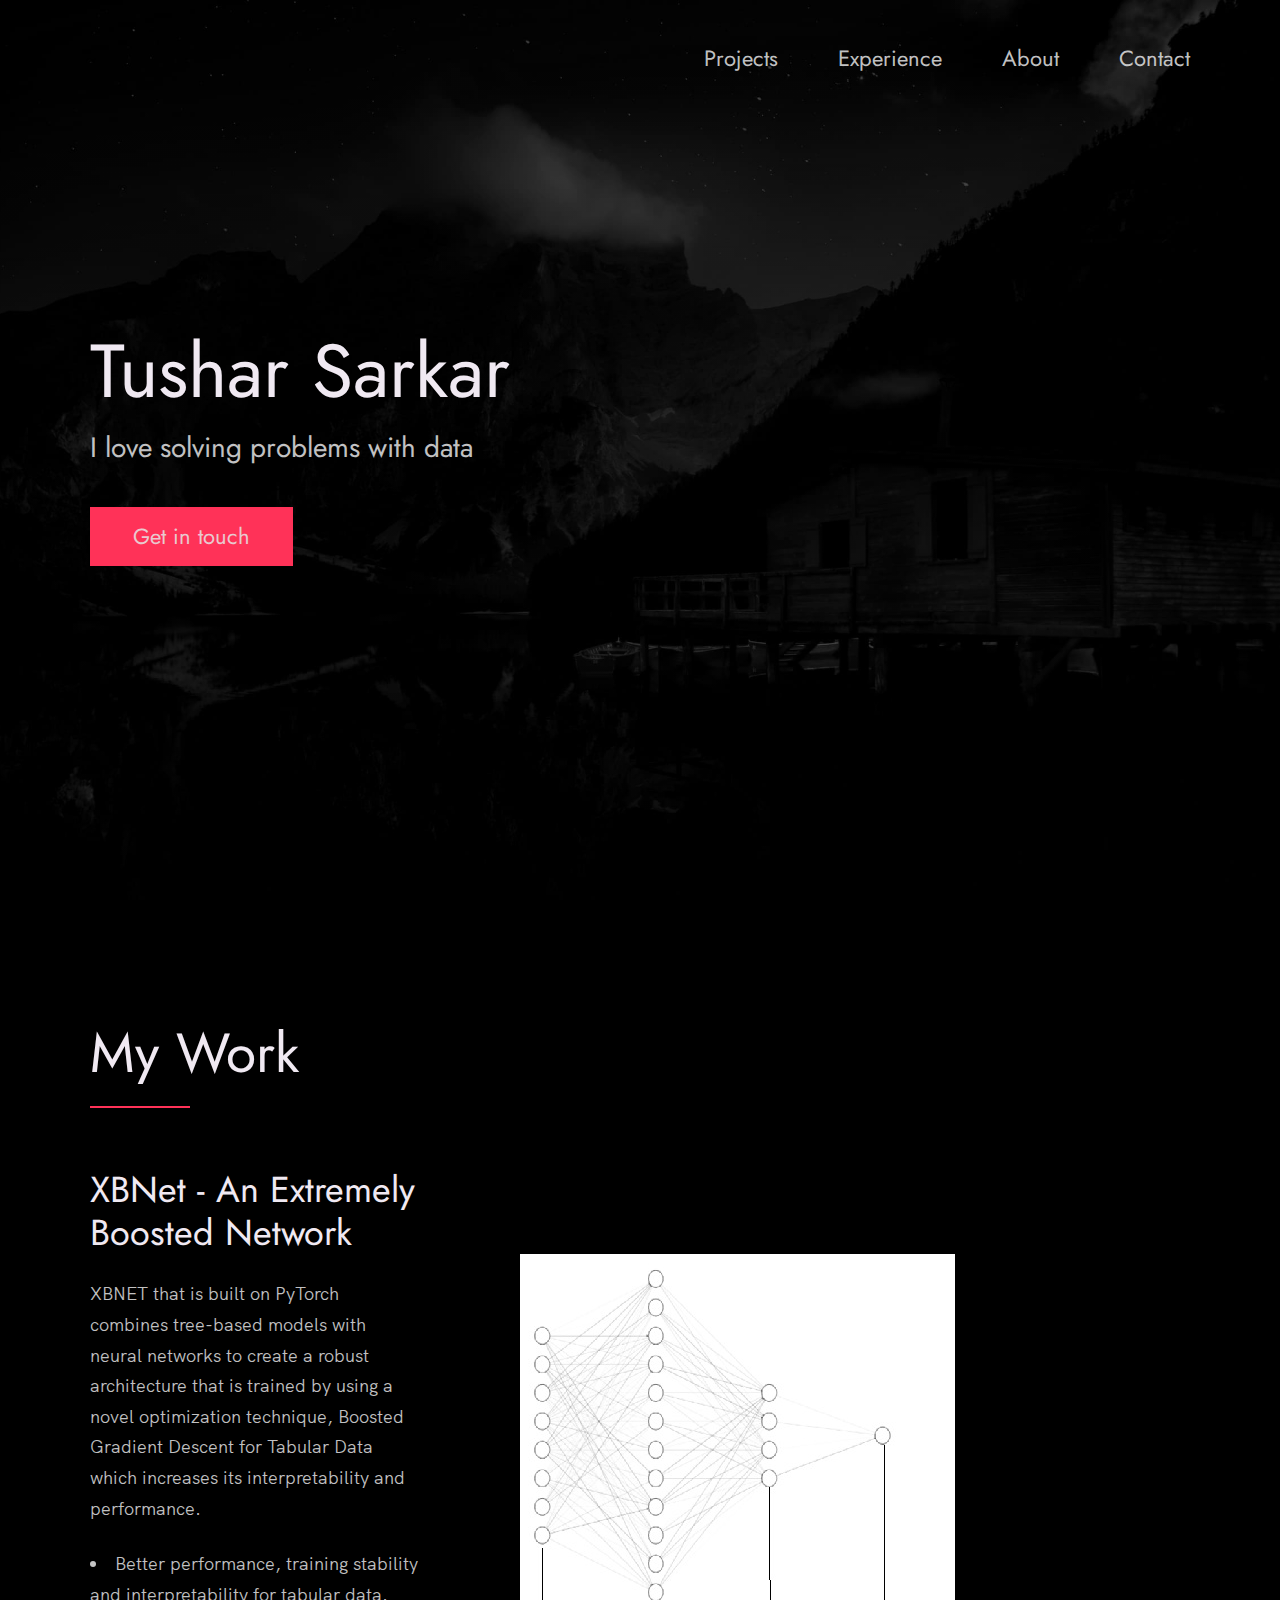
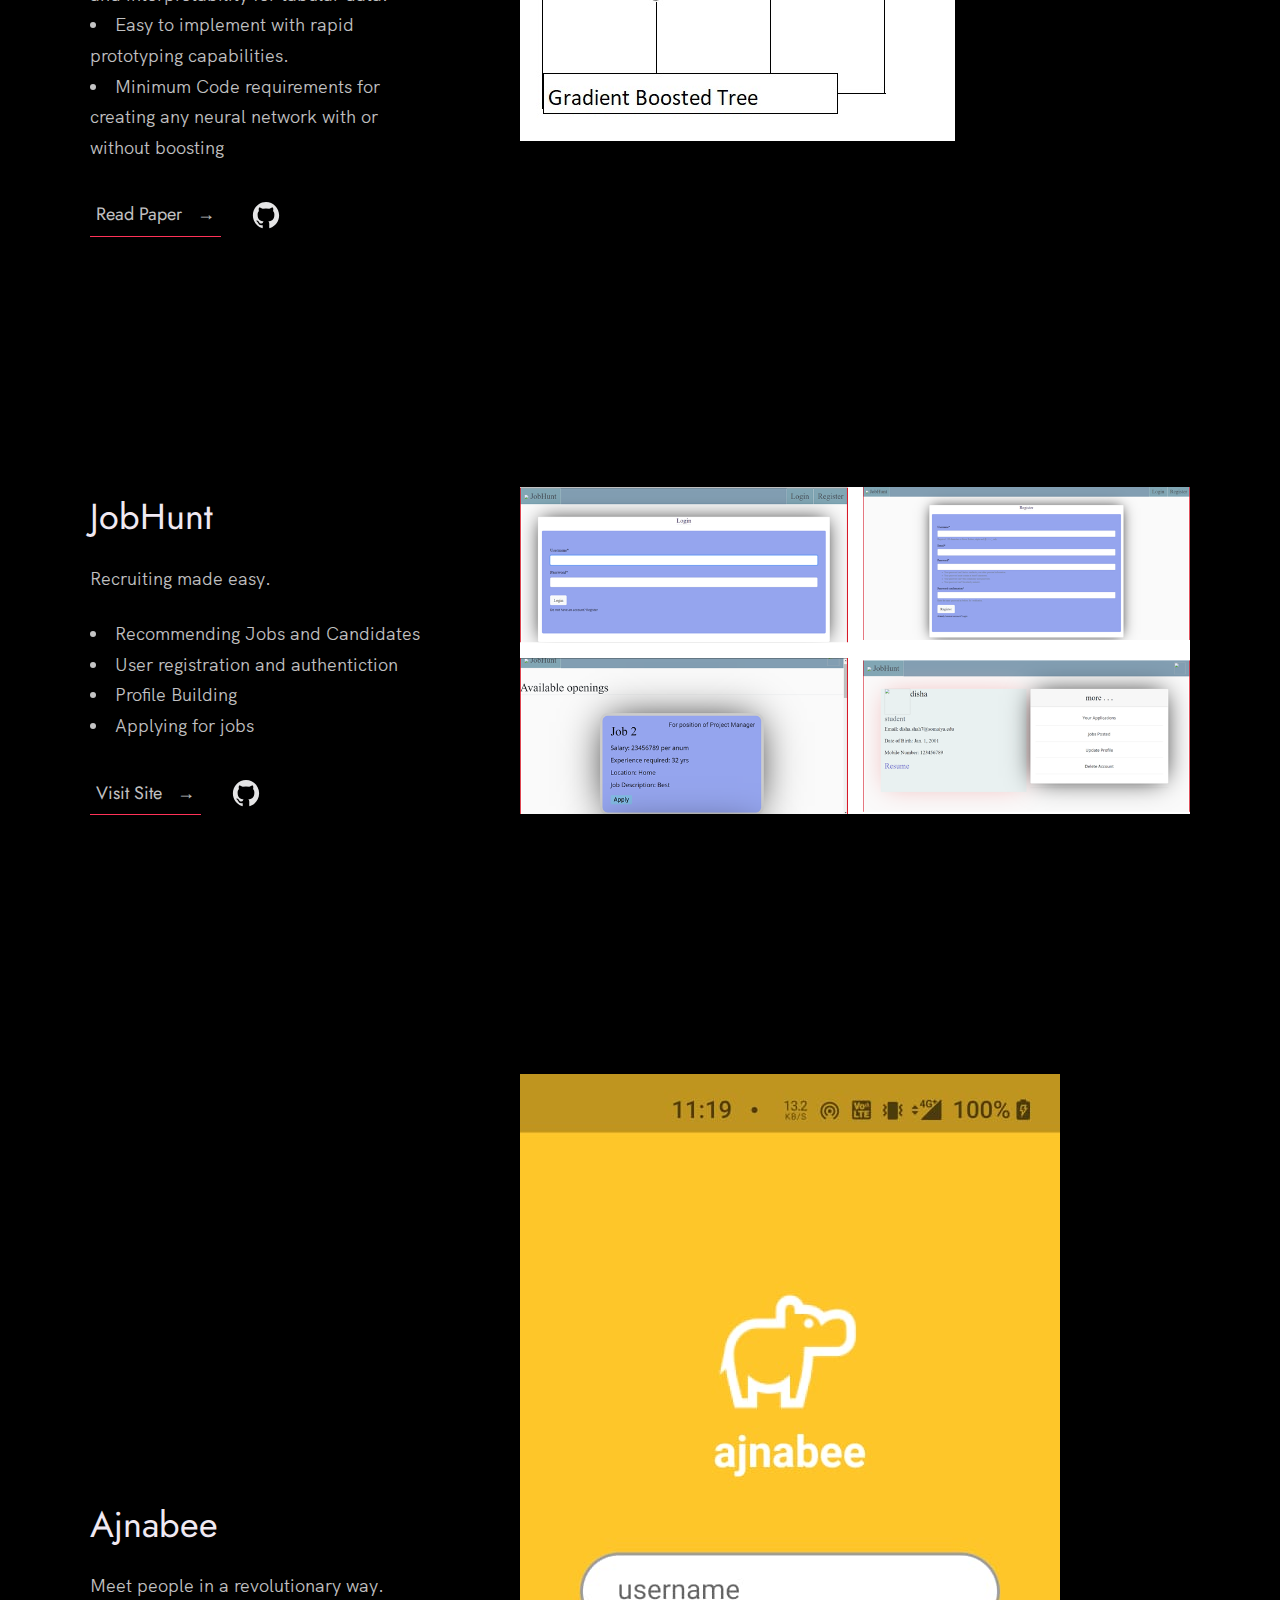
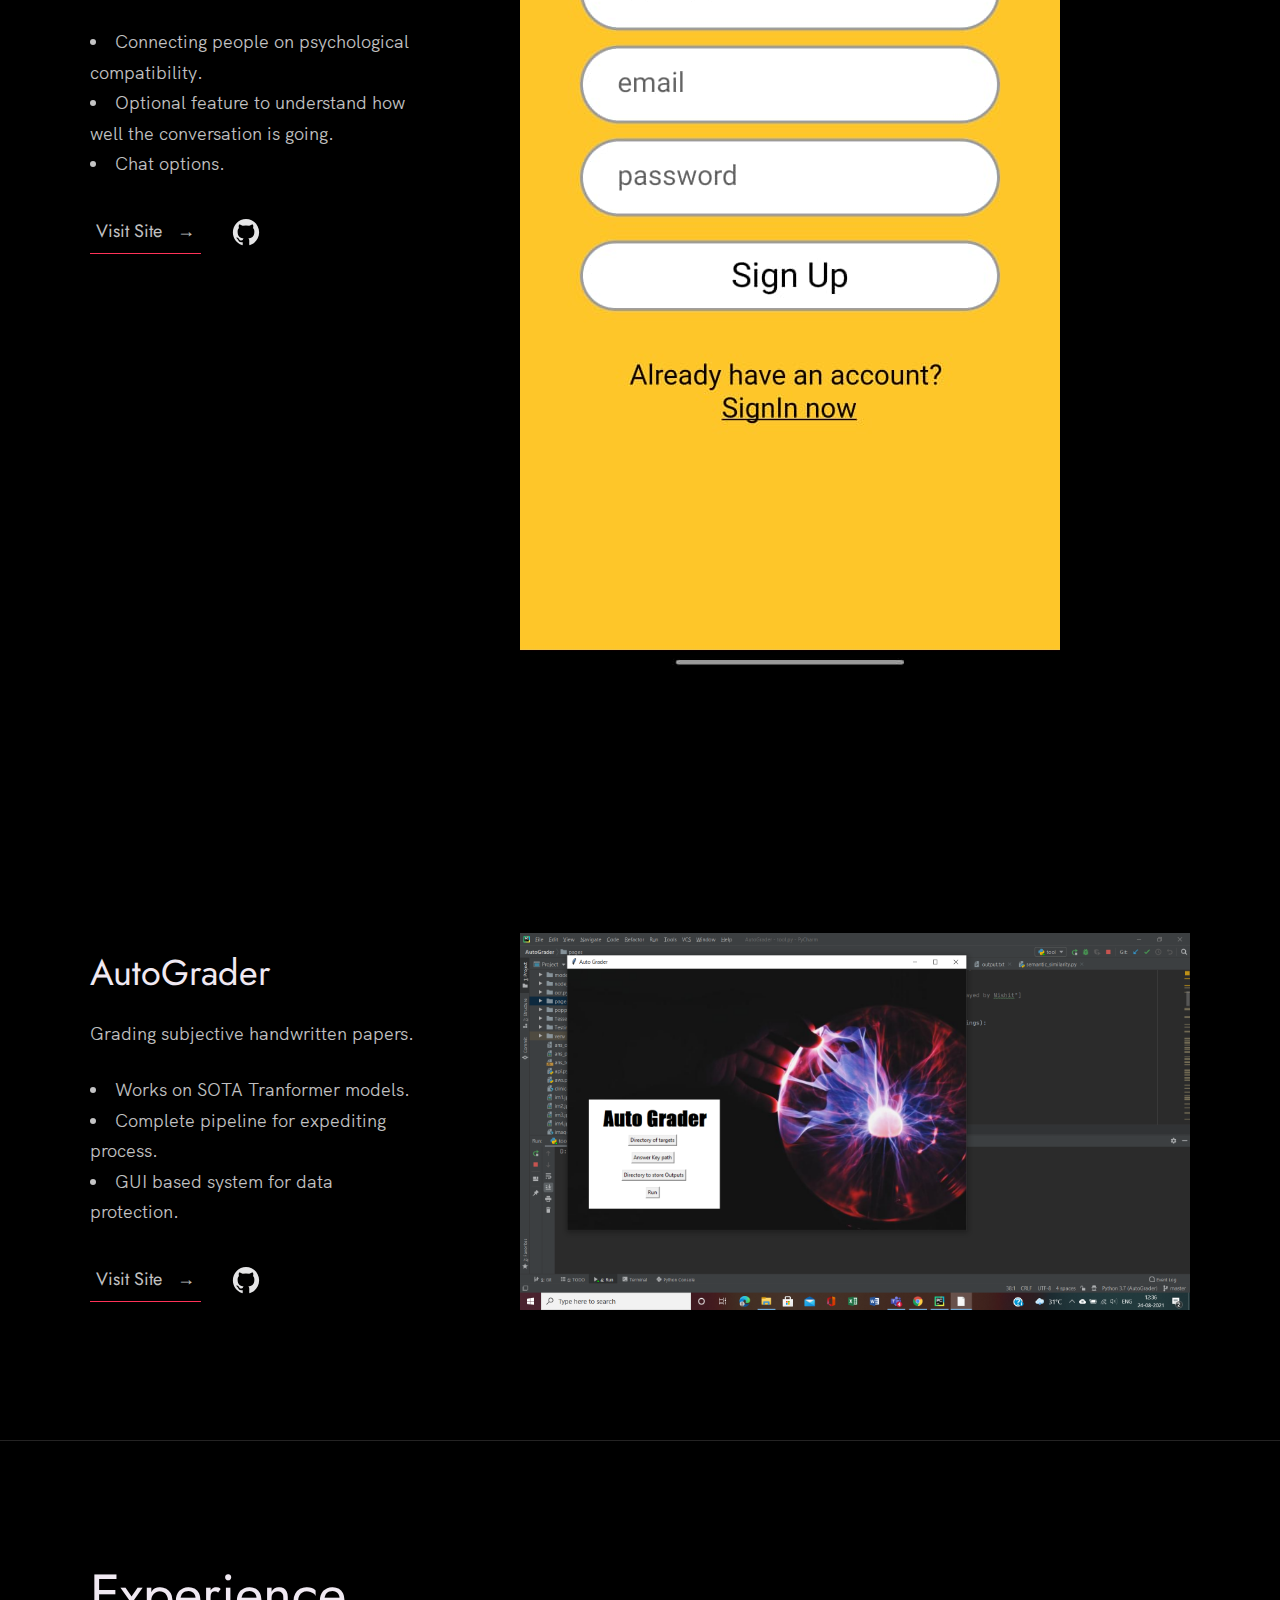
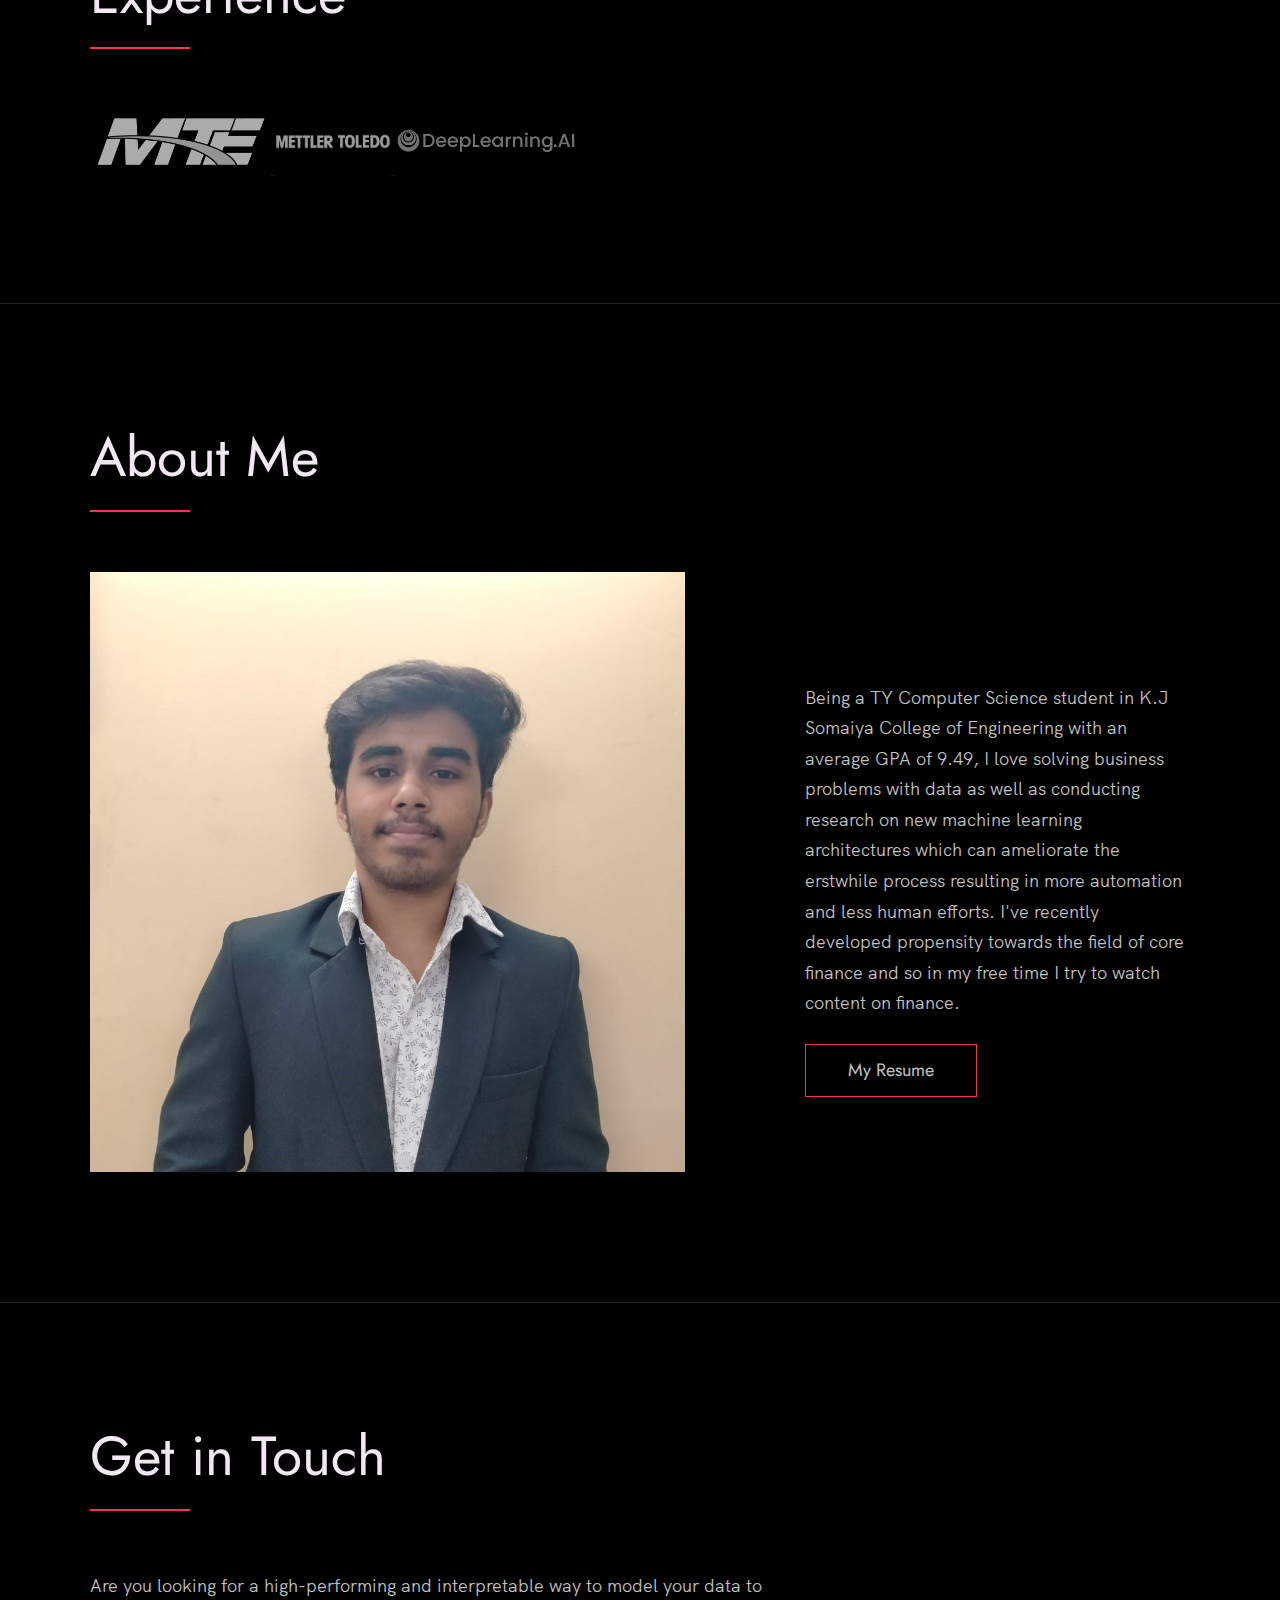
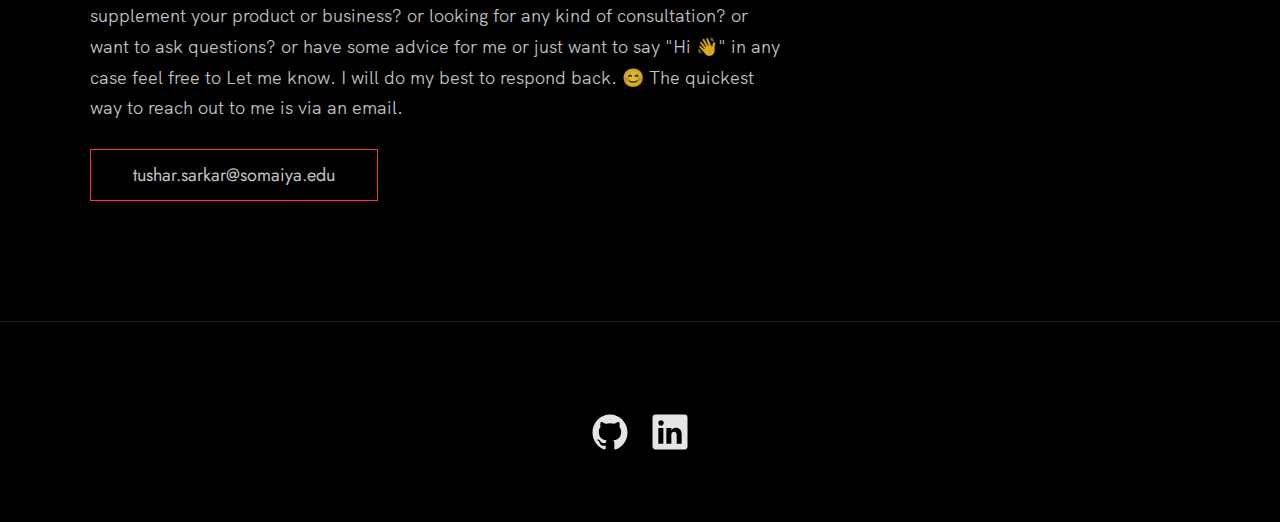
<file: index.html>
<!DOCTYPE html>
<html lang="en">

<head>
  <meta charset="UTF-8" />
  <meta name="viewport" content="width=device-width, initial-scale=1.0" />
  <link rel="shortcut icon" type="image/png" href="./images/favicon.png" />

  <title>
    Sarkar Tushar
  </title>
  <link rel="stylesheet" href="index.css" />
</head>

<body>

  <header class="header" role="banner" id="top">
    <div class="row">
      <nav class="nav" role="navigation">
        <ul class="nav__items">
          <li class="nav__item"><a href="#work" class="nav__link" >Projects</a></li>
          <li class="nav__item"><a href="Skills.html" class="nav__link" target="_blank">Experience</a></li>
          <li class="nav__item">
            <a href="#about" class="nav__link">About</a>
          </li>
          <li class="nav__item">
            <a href="#contact" class="nav__link">Contact</a>
          </li>
        </ul>
      </nav>
    </div>
    <div class="header__text-box row">
      <div class="header__text">
        <h1 class="heading-primary">
          <span>Tushar Sarkar</span>
        </h1>
        <p>I love solving problems with data</p>
        <a href="#contact" class="btn btn--pink">Get in touch</a>
      </div>
    </div>
  </header>

  <main role="main">

    <section class="work" id="work">
      <div class="row">
        <h2>My Work</h2>
        <div class="work__boxes">

          <div class="work__box">
            <div class="work__text">
              <h3>XBNet - An Extremely Boosted Network</h3>
              <p>
                XBNET that is built on PyTorch combines tree-based models with neural networks to create a robust
                architecture that is trained by using a novel optimization technique, Boosted Gradient Descent for
                Tabular Data which increases its interpretability and performance.
              </p>
              <ul class="work__list">
                <li>Better performance, training stability and interpretability for tabular data.</li>
                <li>Easy to implement with rapid prototyping capabilities.</li>
                <li>Minimum Code requirements for creating any neural network with or without boosting</li>
              </ul>

              <div class="work__links">
                <a href="https://arxiv.org/abs/2106.05239" target="_blank" class="link__text">
                  Read Paper <span>&rarr;</span>
                </a>
                <a href="https://github.com/tusharsarkar3/XBNet" title="View Source Code" target="_blank">
                  <img src="./images/github.svg" class="work__code" alt="GitHub">
                </a>
              </div>
            </div>
            <div class="work__image-box">
              <img src="./images/XBNet.jpg" class="work__image" alt="Project 1" />
            </div>
          </div>

          <div class="work__box">
            <div class="work__text">
              <h3>JobHunt</h3>
              <p>
                Recruiting made easy.
              </p>
              <ul class="work__list">
                <li>Recommending Jobs and Candidates </li>
                <li>User registration and authentiction </li>
                <li>Profile Building </li>
                <li>Applying for jobs </li>
              </ul>

              <div class="work__links">
                <a href="https://jobhunt-disha-tushar.herokuapp.com/" class="link__text">
                  Visit Site <span>&rarr;</span>
                </a>
                <a href="https://github.com/codingD-T/JobHunt_Application">
                  <img src="./images/github.svg" class="work__code" title="View Source Code" alt="GitHub">
                </a>
              </div>
            </div>
            <div class="work__image-box">
              <img src="./images/JobhuntUI.png" class="work__image" alt="Project 1" />
            </div>
          </div>

          <div class="work__box">
            <div class="work__text">
              <h3>Ajnabee</h3>
              <p>
                Meet people in a revolutionary way.
              </p>
              <ul class="work__list">
                <li>Connecting people on psychological compatibility.</li>
                <li>Optional feature to understand how well the conversation is going.</li>
                <li>Chat options.</li>
              </ul>

              <div class="work__links">
                <a href="https://github.com/Hungry-Hippoos/Ajnabee" class="link__text">
                  Visit Site <span>&rarr;</span>
                </a>
                <a href="https://github.com/Hungry-Hippoos/Ajnabee">
                  <img src="./images/github.svg" class="work__code" title="View Source Code" alt="GitHub">
                </a>
              </div>
            </div>
            <div class="work__image-box">
              <img src="./images/ajn.png" class="work__image" alt="Project 3" />
            </div>
          </div>

      <div class="work__box">
        <div class="work__text">
          <h3>AutoGrader</h3>
          <p>
            Grading subjective handwritten papers.
          </p>
          <ul class="work__list">
            <li>Works on SOTA Tranformer models.</li>
            <li>Complete pipeline for expediting process.</li>
            <li>GUI based system for data protection.</li>
          </ul>

          <div class="work__links">
            <a href="https://github.com/tusharsarkar3/Auto_Grader" class="link__text">
              Visit Site <span>&rarr;</span>
            </a>
            <a href="https://github.com/tusharsarkar3/Auto_Grader">
              <img src="./images/github.svg" class="work__code" title="View Source Code" alt="GitHub">
            </a>
          </div>
        </div>
        <div class="work__image-box">
          <img src="./images/auto.png" class="work__image" alt="Project 3" />
        </div>
      </div>
    </div>
  </div>
    </section>

    <section class="client" id="clients">

      <div class="row">
        <h2>Experience</h2>
        <div class="client__logos">
          <a href="Skills.html" target="_blank">
          <img src="./images/mte.png" class="client__logo" alt="Company 1" />
          <img src="./images/mta.png" class="client__logo" alt="Company 2" />
          <img src="./images/dl.png" class="client__logo" alt="Company 3" />
          </a>
        </div>
      </div>
    </section>


    <section class="about" id="about">
      <div class="row">
        <h2>About Me</h2>
        <div class="about__content">
          <div class="about__text">
            <p>
              Being a TY Computer Science student in K.J Somaiya College of Engineering with an average GPA of 9.49,
              I love solving business problems with data as well as conducting research on new machine learning architectures which
              can ameliorate the erstwhile process resulting in more automation and less human efforts. I've recently developed
              propensity towards the field of core finance and so in my free time I try to watch content on finance.
            </p>
            <a href="./images/Resume_Tushar.pdf" class="btn">My Resume</a>
          </div>

          <div class="about__photo-container">
            <img class="about__photo" src="./images/Img2.jpeg" alt="" />
          </div>
        </div>
      </div>
    </section>
  </main>

  <section class="contact" id="contact">
    <div class="row">
      <h2>Get in Touch</h2>
      <div class="contact__info">
        <p>
          Are you looking for a high-performing and interpretable way to model your
          data to supplement your product or business? or looking for any kind
          of consultation? or want to ask questions? or have some advice for me
          or just want to say "Hi 👋" in any case feel free to Let me know. I
          will do my best to respond back. 😊 The quickest way to reach out to
          me is via an email.
        </p>
        <a href="mailto:tushar.sarkar@somaiya.edu" class="btn">tushar.sarkar@somaiya.edu</a>
      </div>
    </div>
  </section>


  <footer role="contentinfo" class="footer">
    <div class="row">
      <ul class="footer__social-links">
        <li class="footer__social-link-item">
          <a href="https://github.com/tusharsarkar3/" title="Link to Github Profile">
            <img src="./images/github.svg" class="footer__social-image" alt="Github">
          </a>
        </li>
        <li class="footer__social-link-item">
          <a href=https://www.linkedin.com/in/tushar-sarkar-3911151aa/">
            <img src="./images/linkedin.svg" title="Link to Linkedin Profile" class="footer__social-image" alt="Linkedin">
          </a>
        </li>
      </ul>

      
</body>

</html>
</file>
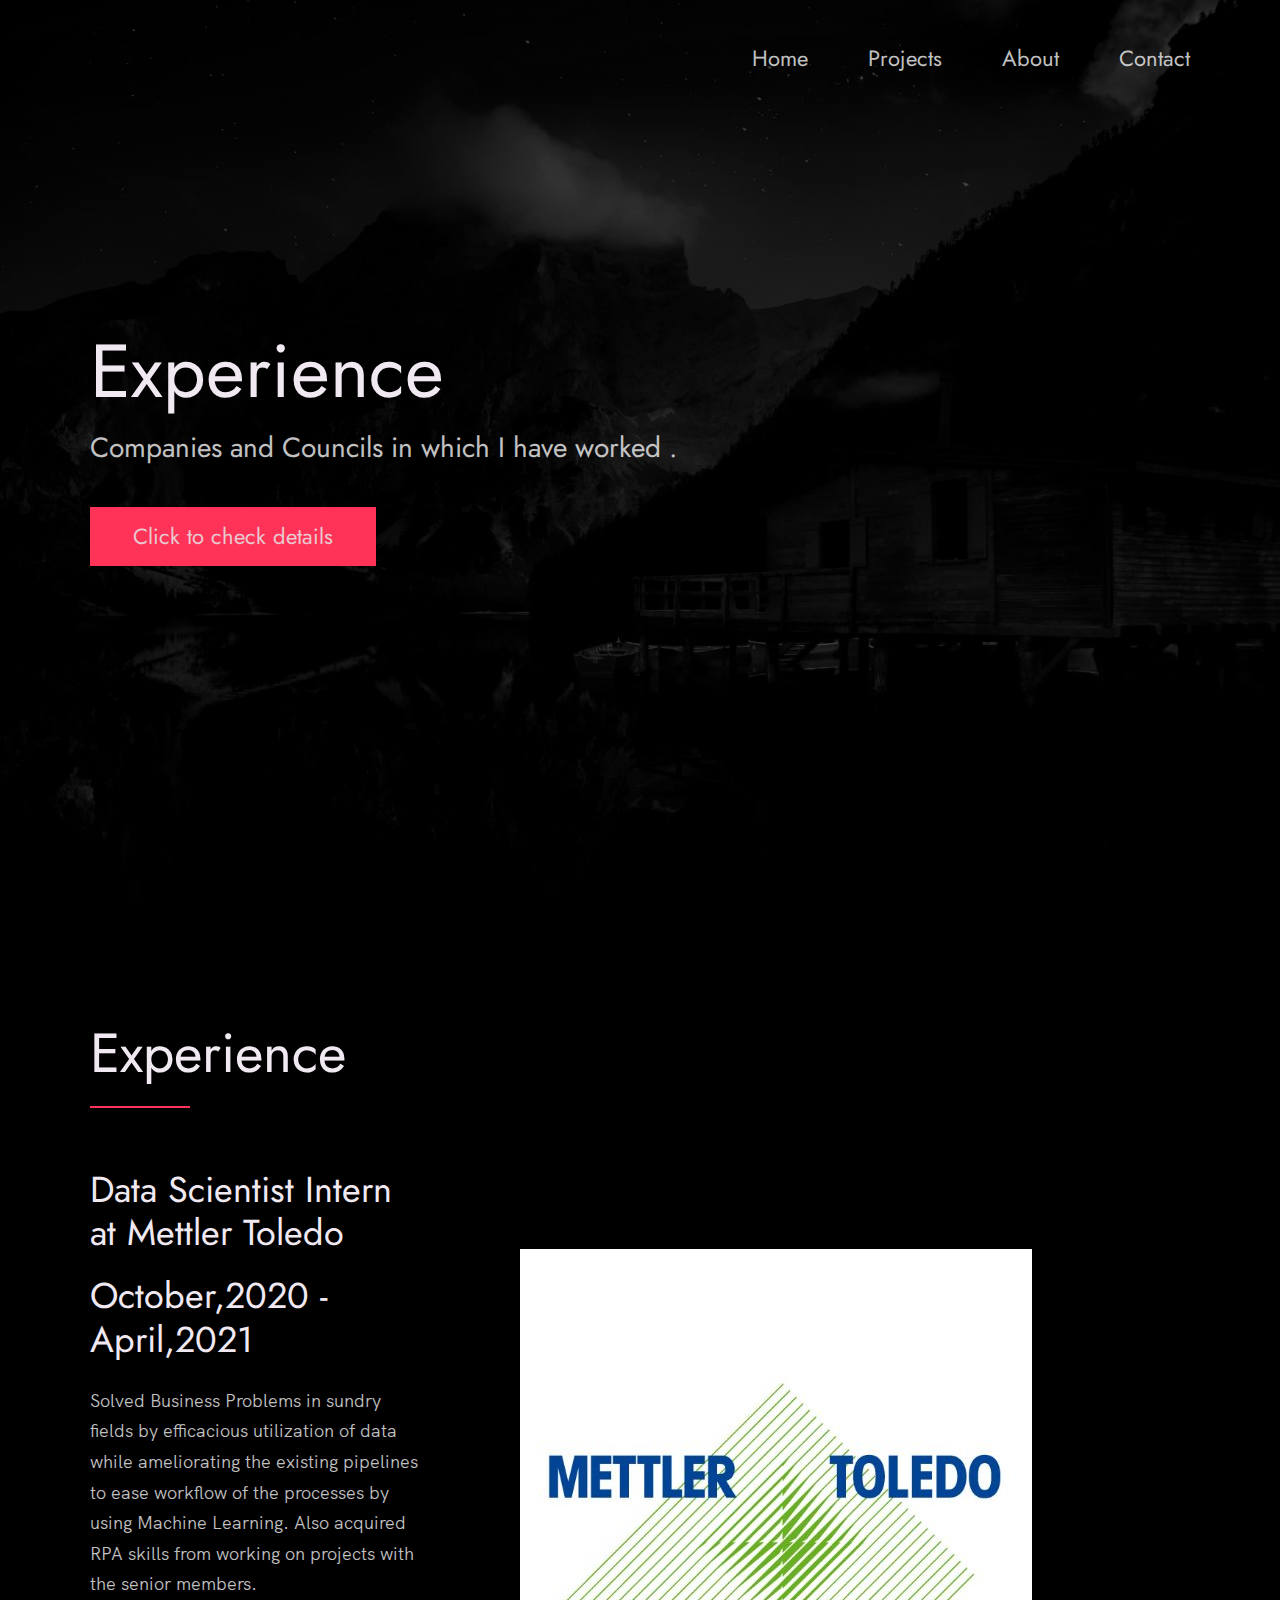
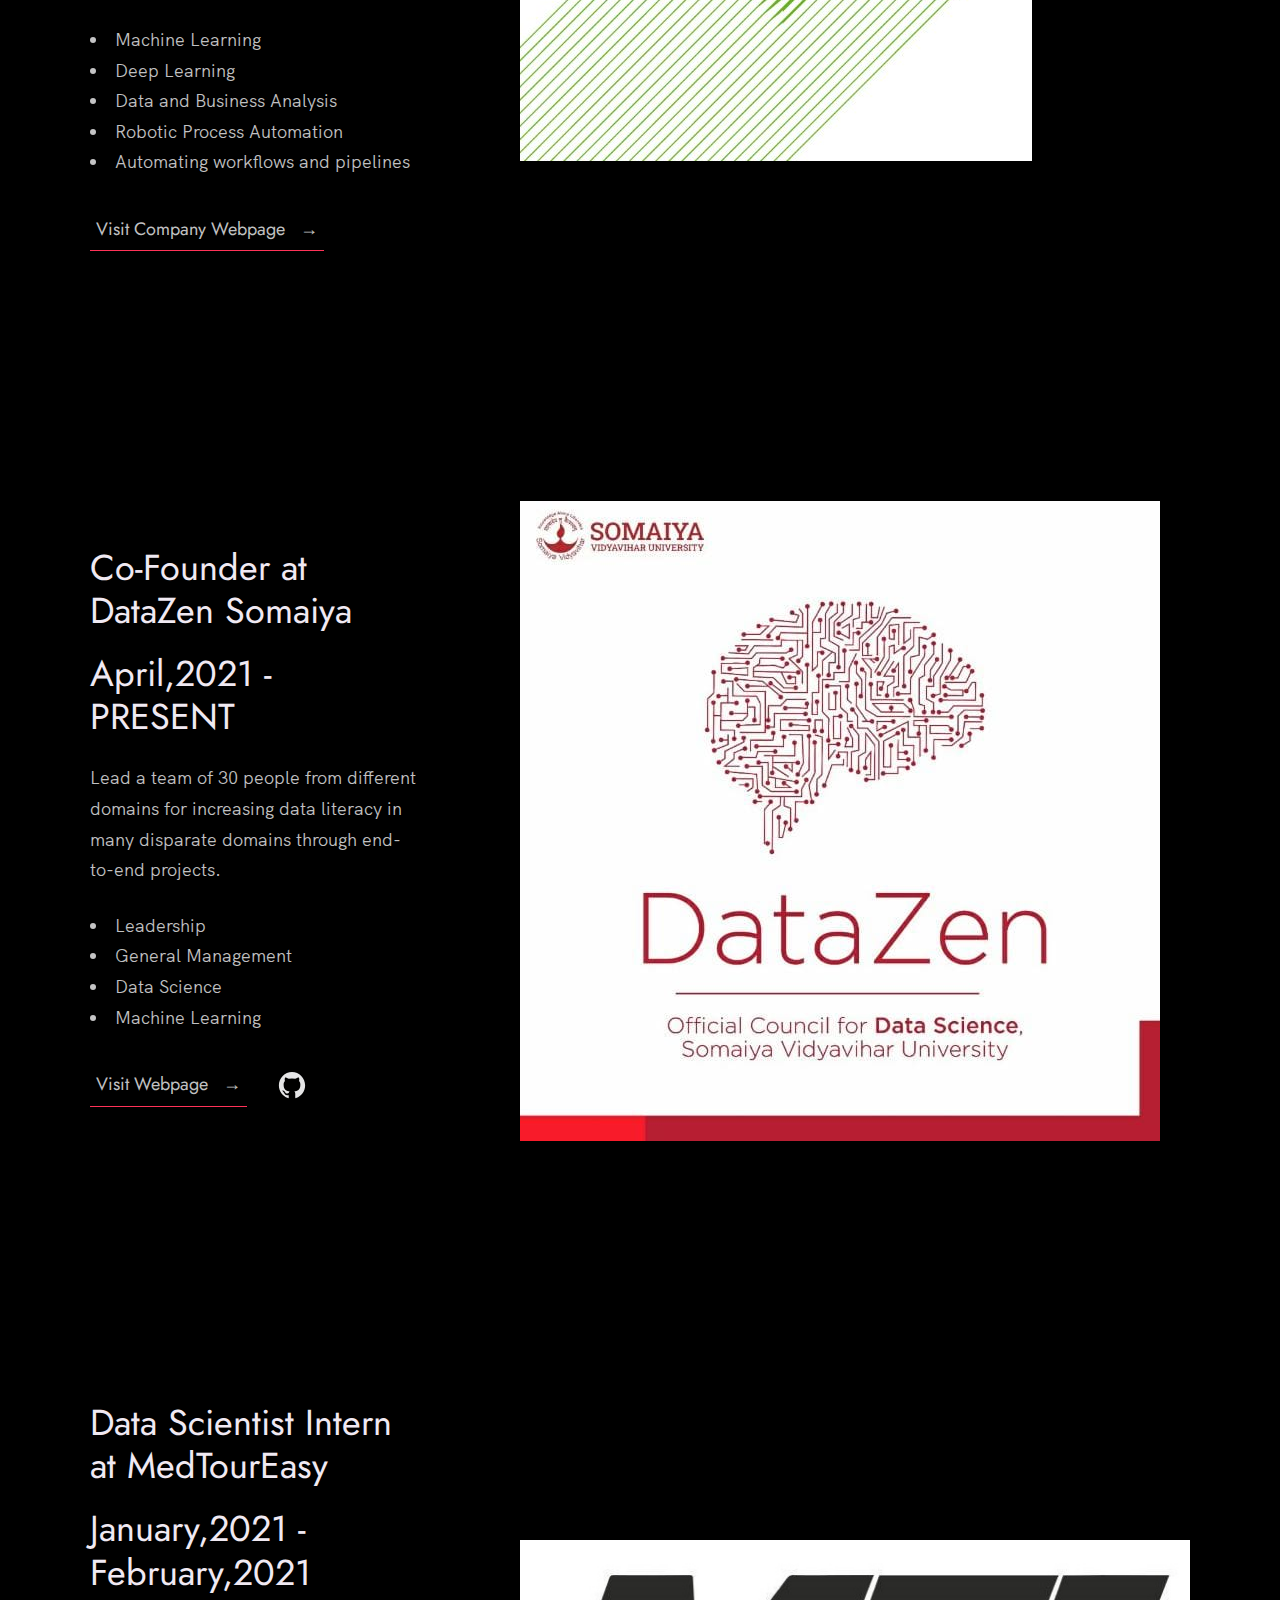
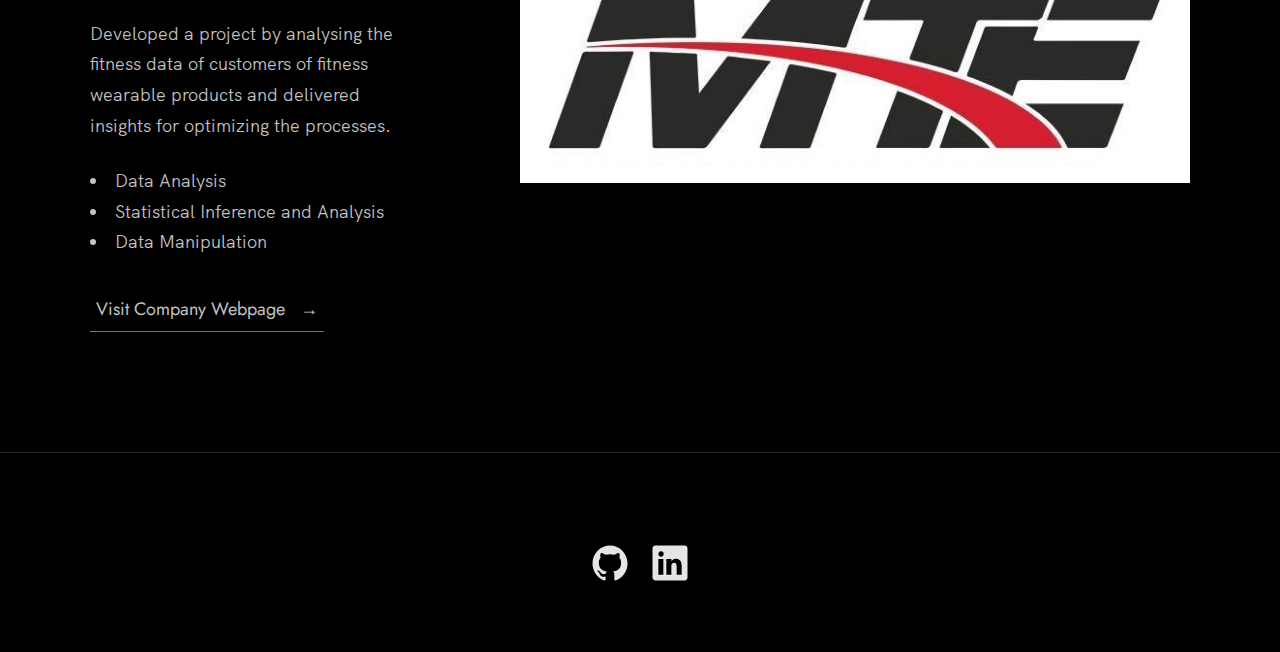
<file: Skills.html>
<!DOCTYPE html>
<html lang="en">

<head>
  <meta charset="UTF-8" />
  <meta name="viewport" content="width=device-width, initial-scale=1.0" />
  <link rel="shortcut icon" type="image/png" href="./images/favicon.png" />

  <title>
    Experience
  </title>
  <link rel="stylesheet" href="index.css" />
</head>

<body>
  <header class="header" role="banner" id="top">
      <div class="row">
        <nav class="nav" role="navigation">
          <ul class="nav__items">
            <li class="nav__item"><a href="index.html" class="nav__link" >Home</a></li>
            <li class="nav__item"><a href="index.html#work" class="nav__link">Projects</a></li>
            <li class="nav__item">
              <a href="index.html#about" class="nav__link">About</a>
            </li>
            <li class="nav__item">
              <a href="index.html#contact" class="nav__link">Contact</a>
            </li>
          </ul>
        </nav>
      </div>
      <div class="header__text-box row">
        <div class="header__text">
          <h1 class="heading-primary">
            <span>Experience</span>
          </h1>
          <p>Companies and Councils in which I have worked .</p>
          <a href="#work" class="btn btn--pink">Click to check details</a>
        </div>
      </div>
    </header>

    <section class="work" id="work">
      <div class="row">
        <h2>Experience</h2>
        <div class="work__boxes">

          <div class="work__box">
            <div class="work__text">
              <h3>Data Scientist Intern at Mettler Toledo</h3>
                <h1>October,2020 - April,2021</h1>
              <p>
                Solved Business Problems in sundry fields by efficacious utilization of
                data while ameliorating the existing pipelines to ease workflow of the
                processes by using Machine Learning. Also acquired RPA skills from
                working on projects with the senior members.
              </p>
              <ul class="work__list">
                <li>Machine Learning </li>
                <li>Deep Learning</li>
                <li>Data and Business Analysis</li>
                <li>Robotic Process Automation</li>
                <li>Automating workflows and pipelines</li>
              </ul>

              <div class="work__links">
                <a href="https://www.mt.com/in/en/home.html" target="_blank" class="link__text">
                  Visit Company Webpage <span>&rarr;</span>
                </a>
              </div>
            </div>
            <div class="work__image-box">
              <img src="./images/mt_1.png" class="work__image" alt="Project 1" />
            </div>
          </div>

    <div class="work__box">
            <div class="work__text">
              <h3>Co-Founder at DataZen Somaiya</h3>
                <h1>April,2021 - PRESENT</h1>
              <p>
                Lead a team of 30 people from different domains for increasing data
                literacy in many disparate domains through end-to-end projects.
              </p>
              <ul class="work__list">
                <li>Leadership</li>
                <li>General Management </li>
                <li>Data Science</li>
                <li>Machine Learning</li>
              </ul>

              <div class="work__links">
                <a href="https://datazen.somaiya.edu/" class="link__text">
                  Visit Webpage <span>&rarr;</span>
                </a>
                <a href="https://github.com/DataZenSomaiya">
              <img src="./images/github.svg" class="work__code" title="View Source Code" alt="GitHub">
                </a>
              </div>
            </div>
            <div class="work__image-box">
              <img src="./images/DataZen.jpeg" class="work__image" alt="Project 3" />
            </div>
          </div>

    <div class="work__box">
            <div class="work__text">
              <h3>Data Scientist Intern at MedTourEasy</h3>
                <h1>January,2021 - February,2021</h1>
              <p>
                Developed a project by analysing the fitness data of customers of fitness
                wearable products and delivered insights for optimizing the processes.
              </p>
              <ul class="work__list">
                <li>Data Analysis</li>
                <li>Statistical Inference and Analysis</li>
                <li>Data Manipulation</li>
              </ul>

              <div class="work__links">
                <a href="https://www.medtoureasy.com/" class="link__text">
                  Visit Company Webpage <span>&rarr;</span>
                </a>
              </div>
            </div>
            <div class="work__image-box">
              <img src="./images/mte.png" class="work__image" alt="Project 3" />
            </div>
          </div>
        </div>
      </div>
    </section>

  <footer role="contentinfo" class="footer">
    <div class="row">
      <ul class="footer__social-links">
        <li class="footer__social-link-item">
          <a href="https://github.com/tusharsarkar3/" title="Link to Github Profile">
            <img src="./images/github.svg" class="footer__social-image" alt="Github">
          </a>
        </li>
        <li class="footer__social-link-item">
          <a href=https://www.linkedin.com/in/tushar-sarkar-3911151aa/">
            <img src="./images/linkedin.svg" title="Link to Linkedin Profile" class="footer__social-image" alt="Linkedin">
          </a>
        </li>
      </ul>

</body>
</html>
</file>
<file: index.css>
@font-face {
    font-family: 'Hk Grotesk';
    font-style: normal;
    font-weight: 400;
    src: url('./fonts/HKGrotesk-Regular.woff') format('woff');
}

@font-face {
    font-family: 'Jost';
    font-style: normal;
    font-weight: 400;
    src: url('./fonts/Jost-Regular.ttf') format('woff');
}

* {
    margin: 0;
    padding: 0;
    box-sizing: inherit;
}

:root {
    --font-size-small: 1.8rem;
    --font-size-normal: 2.2rem;
    --font-size-medium: 2.8rem;
    --font-size-medium-1: 3.6rem;
    --font-size-large: 5.5rem;
    --font-size-huge: 7.5rem;
    --font-stack: 'Hk Grotesk', sans-serif;

    --line-height-normal: 1.7;
    --line-height-small: 1.2;

    --black: #000;
    --pink: #ff3258;
    --white: #f0e9f2;
    --white-1: #e5e5e6da;


    --container-max-width: 1180px;
    --container-normal-width: 800px;
    --container-medium-width: 700px; 
    --container-small-width: 500px;

    --gutter-huge: 12rem;
    --gutter-medium: 6rem;
    --gutter-normal: 3rem;
    --gutter-small-1: 2.5rem;
    --gutter-small: 2rem;

    --border-light: 1px solid rgb(36, 35, 35);
}

html {
    font-size: 62.5%; /* (16/10)*100 = 62.5% => 1rem = 10px */
    box-sizing: border-box;
    scroll-behavior: smooth;
}

@media(max-width: 1000px) {
    html {
        font-size: 52%;
    }
}

body {
    font-size: var(--font-size-small);
    font-family: var(--font-stack);
    font-weight: 400;
    color: var(--white-1);
    line-height: var(--line-height-normal);
    background: var(--black);
    overflow-x: hidden;
}

.row {
    max-width: var(--container-max-width);
    margin: 0 auto;
}

@media(max-width: 1340px) {
    .row {
        max-width: 1100px;
    }
}

@media(max-width: 1240px) {
    .row {
        padding: 0 var(--gutter-medium);
    }
}

@media(max-width: 600px) {
    .row {
        padding: 0 var(--gutter-normal);
    }
}

@media(max-width: 600px) {
    .row {
        padding: 0 var(--gutter-small);
    }
}

section {
    padding: var(--gutter-huge) 0;
    border-bottom: var(--border-light);
}

img {
    object-fit: contain;
    max-width: 100%;
}

/* --------------------------------------- */
/* ----- Headlines and Paragraphs ----- */
/* --------------------------------------- */

h1,
h2,
h3 {
    font-family: 'Jost', sans-serif;
    font-weight: 400;
    line-height: var(--line-height-small);
    color: var(--white);
}

.heading-primary {
    line-height: 1;
    font-size: var(--font-size-huge);
    font-weight: 400;
}

@media(max-width: 900px) {
    .heading-primary {
        font-size: 6.5rem;
    }
}

h2 {
    font-size: var(--font-size-large);
    margin-bottom: var(--gutter-medium);
}

h2::after {
    content: '';
    display: block;
    height: 2px;
    width: 10rem;
    background: var(--pink);
    margin: var(--gutter-small) 0;
}

h3 {
    font-size: var(--font-size-medium-1);
    margin-bottom: var(--gutter-small);
}

@media(max-width: 500px) {
    .heading-primary {
        font-size: var(--font-size-large);
    }

    h2 {
        font-size: var(--font-size-medium-1);
    }

    h3 {
        font-size: var(--font-size-medium);
    }
}

p {
    margin: var(--gutter-small-1) 0;
}

@media(max-width: 900px) {
    p { 
        max-width: var(--container-small-width);
    }
}

/* --------------------------------------- */
/* ----- Buttons and Links ----- */
/* --------------------------------------- */

a {
    color: var(--white);
    font-weight: 400;
    font-family: 'Jost', sans-serif;
    transition: all .2s;
    outline: 2px solid transparent;
}

::-moz-focus-inner {
    border: 0;
}

button:focus,
a:focus {
    outline: 2px solid var(--pink);
}

body:not(.user-is-tabbing) button:focus,
body:not(.user-is-tabbing) a:focus {
    outline: none;
}

.link:hover {
    color: var(--pink);
}

.btn {
    position: relative;
    display: inline-block;
    padding: 1rem 4.2rem;
    text-decoration: none;
    color: inherit;
    border: 1px solid  var(--pink);
    font-weight: 400;
}

.btn:focus {
    outline: none;
}

.btn::after {
    content: '';
    display: block;
    position: absolute;
    top: 0;
    left: 0;
    right: 100%;
    background: var(--white);
    height: 100%;
    z-index: -1;
    transition: all 0.2s cubic-bezier(1, 0.68, 0.16, 0.9);
}

.btn:hover::after,
.btn:focus::after {
    right: 0;
    background: var(--pink);
}

.btn--pink {
    background: var(--pink);
    transition: all 0.2s;
}

.btn--pink::after {
    display: none;
}

.btn--pink:hover,
.btn--pink:focus {
    background: transparent;
}

.link__text {
    position: relative;
    display: inline-block;
    padding: .6rem;
    color: inherit;
    text-decoration: none;
    border-bottom: 1px solid var(--pink);
}

.link__text::after {
    content: '';
    display: block;
    position: absolute;
    top: 0;
    left: 0;
    right: 100%;
    background: var(--white);
    height: 100%;
    z-index: -1;
    transition: all 0.2s cubic-bezier(1, 0.68, 0.16, 0.9);
}

.link__text:focus {
    outline: none;
}

.link__text:hover::after,
.link__text:focus:after {
    right: 0;
    background: var(--pink);
}

.link__text span {
    padding-left: 1rem;
    font-family: sans-serif;
}

/* ----- Back to Top ----- */

.back-to-top {
    position: fixed;
    bottom: 4rem;
    right: 4rem;
    display: flex;
    justify-content: center;
    align-items: center;
    height: 5.5rem;
    width: 5.5rem;
    background-color: var(--pink);
    border-radius: 50%;
    z-index: 10;
    visibility: hidden;
    transition: all .4s;
}

.back-to-top__image {
    height: 70%;
}

@media(max-width: 900px) {
    .back-to-top {
        right: 2rem;
    }
}

@media(max-width: 500px) {
    .back-to-top {
        right: 1rem;
    }
}

/* --------------------------------------- */
/* ----- Navigation ----- */
/* --------------------------------------- */

.nav {
    display: flex;
    justify-content: flex-end;
    padding: var(--gutter-normal) 0;
}

.nav__items {
    display: flex;
    list-style: none;
}

.nav__item:not(:last-child) {
    margin-right: var(--gutter-medium);
}

@media(max-width: 500px) {
    .nav {
        justify-content: center;
    }
}

@media(max-width: 400px) {
    .nav__item:not(:last-child) {
        margin-right: var(--gutter-normal);
    }
}

@media(max-width: 300px) {
    .nav {
        font-size: var(--font-size-small);
    }
}

.nav__link {
    position: relative;
    display: inline-block;
    padding: 1rem 0;
    text-decoration: none;
    color: inherit;
    transition: all .2s;
}

.nav__link::after {
    content: '';
    position: absolute;
    bottom: 0;
    left: 0;
    right: 100%;
    display: inline-block;
    height: 1rem;
    background: var(--white);
    transition: all 0.25s cubic-bezier(1, 0.68, 0.16, 0.9);
}

.nav__link:hover {
    color: var(--pink);
}

.nav__link:hover::after {
    right: 0;
    height: 2px;
    background: var(--pink);
}

/* --------------------------------------- */
/* ----- Header ----- */
/* --------------------------------------- */

.header {
    background: linear-gradient(rgba(0,0,0, .1), rgba(0,0,0, .4)), 
        url('./images/header.jpg');
    height: 100vh;
    background-size: cover;
    background-position: center;
    background-attachment: fixed;
    font-size: var(--font-size-normal);
}

.header__text {
    position: absolute;
    top: 50%;
    transform: translateY(-50%);
}

.header__text p {
    margin: 1.5rem 0 3.5rem;
    max-width: var(--container-medium-width);
    font-family: 'Jost', sans-serif;
    font-size: var(--font-size-medium);
}

@media(max-width: 500px) {
    .header {
        text-align: center;
    }

    .header__text p {
        transform: scale(.8);
    }
}

/* --------------------------------------- */
/* ----- Work ----- */
/* --------------------------------------- */

.work__box {
    display: flex;
    align-items: center;
}

@media(max-width: 900px) {
    .work__box {
        align-items: initial;
        flex-direction: column-reverse;
    }
}

.work__box:not(:last-child) {
    margin-bottom: 25rem;
}

@media(max-width: 500px) {
    .work__box:not(:last-child) {
        margin-bottom: 20rem;
    }
}

.work__links {
    display: flex;
    align-items: center;
}

.work__text {
    flex: 0 0 30%;
}

.work__list {
    /* list-style-type: square; */
    list-style-position: inside;
    margin-bottom: var(--gutter-normal);
}

.work__code {
    display: block;
    height: 3rem;
    margin-left: var(--gutter-normal);
    transition: all .3s;
}

.work__code:hover {
    transform: scale(1.2);
}

.work__image-box {
    margin-bottom: var(--gutter-normal);
}

@media(min-width: 901px) {
    .work__image-box {
        flex: 1;
        margin: 0 0 0 10rem;
    }
}

@media(max-width: 900px) {
    .work__code {
        height: 4rem;
    }
}

/* --------------------------------------- */
/* ----- Clients ----- */
/* --------------------------------------- */

.client__logos {
    display: flex;
    justify-content: space-between;
    filter: invert(100%) grayscale(100%) opacity(.8);
}

.client__logo {
    height: 6.5rem;
    max-width: 18rem;
}

@media(max-width: 1240px) {
    .client__logos {
        overflow-x: scroll;
        padding: var(--gutter-normal);
    }

    .client__logo:not(:last-of-type) {
        margin-right: var(--gutter-medium);
    }
}

/* --------------------------------------- */
/* ----- About ----- */
/* --------------------------------------- */

.about__content {
    display: flex;
    flex-direction: row-reverse;
    align-items: center;
}

@media(max-width: 900px) {
    .about__content {
        flex-direction: column-reverse;
        align-items: initial;
    }
}

.about__photo-container {
    margin-bottom: var(--gutter-normal);
}

@media(min-width: 901px) {
    .about__text {
        flex: 0 0 35%;
    }
    
    .about__photo-container {
        flex: 1;
        margin: 0 var(--gutter-huge) 0 0;
    }
}

/* --------------------------------------- */
/* ----- Contact ----- */
/* --------------------------------------- */

.contact__info {
    max-width: var(--container-medium-width);
}

/* --------------------------------------- */
/* ----- Footer ----- */
/* --------------------------------------- */

.footer {
    text-align: center;
    padding: var(--gutter-medium) 0 var(--gutter-normal);
}

.footer__social-links {
    display: flex;
    justify-content: center;
    padding: var(--gutter-normal) 0;
    list-style: none;
}

.footer__social-link-item:not(:last-of-type) {
    margin-right: var(--gutter-small);
}

.footer__social-image {
    height: 4rem;
}

.footer__github-buttons {
    display: flex;
    justify-content: center;
}

.footer__github-buttons iframe {
    height: 2.5rem;
    width: 84px;
    transform: translateY(3px);
}

@media(max-width: 500px) {
    .footer {
        padding: var(--gutter-medium) 0;
    } 
}
</file>
